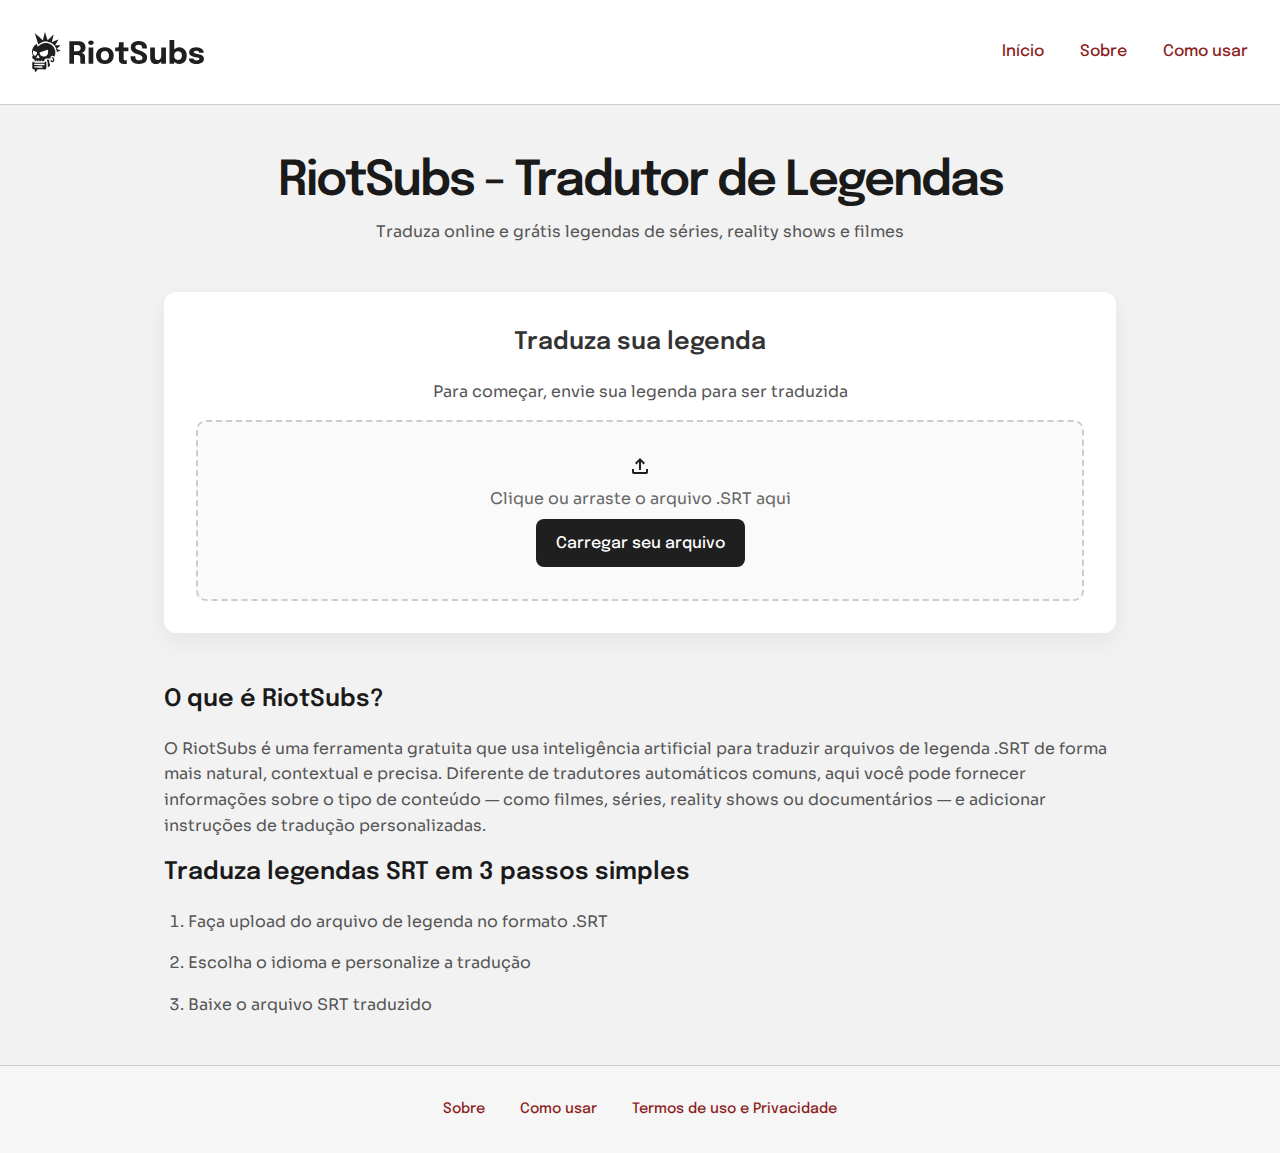
<file: index.html>
<!DOCTYPE html>
<html lang="pt-BR">
<head>
  <meta charset="UTF-8" />
  <meta name="viewport" content="width=device-width, initial-scale=1.0" />
  <meta name="description" content="Tradutor de legendas .SRT com inteligência artificial e contexto cultural. Tradução natural e personalizada online e gratuita." />
  <title>RiotSubs - Tradutor de Legendas</title>
  <link rel="stylesheet" href="style.css" />
  <link rel="stylesheet" href="home.css" />
  <link href="https://fonts.googleapis.com/css2?family=Epilogue:wght@400;500;700;800&display=swap" rel="stylesheet">
  <link href="https://fonts.googleapis.com/css2?family=Epilogue:wght@400;500;700;800&family=Sora:wght@300;400;500;600&display=swap" rel="stylesheet">
</head>
<body>
  <header>
    <a href="index.html" class="logo">
      <img src="assets/logoName.svg" alt="Logo RiotSubs"/>
    </a>
    <nav>
      <a href="index.html">Início</a>
      <a href="about.html">Sobre</a>
      <a href="faq.html">Como usar</a>
    </nav>
  </header>

  <main>
    <section class="hero">
      <h1>RiotSubs - Tradutor de Legendas</h1>
      <p>Traduza online e grátis legendas de séries, reality shows e filmes</p>
    </section>

    <!-- Etapa 1: Upload -->
    <section id="step-upload">
      <div class="upload-header">
        <h2>Traduza sua legenda</h2>
        <p>Para começar, envie sua legenda para ser traduzida</p>
      </div>

      <div class="drop-area" id="upload-box">
        <input type="file" id="file-upload" accept=".srt" hidden />
        <div class="drop-zone" id="drop-area">
          <img src="icon/upload.svg" alt="Upload"/>
          <p id="drop-message">Clique ou arraste o arquivo .SRT aqui</p>
          <button type="button" class="btn btn-primary" id="upload-btn">Carregar seu arquivo</button>
        </div>
      </div>

      <div id="file-info" class="hidden">
        <div class="file-card">
          <div class="file-left">
            <div class="file-icon">SRT</div>
            <div class="file-details">
              <p id="file-name" class="file-name">nome-do-arquivo.srt</p>
            </div>
          </div>
          <button id="replace-file" class="file-remove" title="Remover">
            <img src="icon/trash.svg" alt="Deletar">
          </button>
        </div>

        <button class="btn btn-primary" id="next-to-options">Continuar</button>
      </div>

    </section>

    <!-- Etapa 2: Opções -->
    <section id="step-options" class="hidden">
      <div class="back-button-wrapper">
        <button type="button" class="btn btn-secondary back-button" onclick="goBack()">
          <img src="icon/arrow-back.svg" alt="Voltar">
        </button>
        <h2>Personalize sua tradução</h2>
      </div>

      <form id="translate-form">
        <label for="lang">Traduzir para:</label>
        <p class="form-text-description">Escolha para qual idioma você deseja traduzir sua legenda.</p>
        <select id="lang" class="select" required>
          <option value="">Selecione um idioma</option>
          <option value="pt">Português</option>
          <option value="en">Inglês</option>
        </select>

        <label>Tipo de conteúdo (opcional):</label>
        <p class="form-text-description">Indique o tipo de mídia para uma tradução mais precisa no tom e no contexto.</p>
        <div class="media-buttons">
          <button type="button" data-type="Série" class="button">Série</button>
          <button type="button" data-type="Filme" class="button">Filme</button>
          <button type="button" data-type="Reality Show" class="button">Reality Show</button>
          <button type="button" data-type="Documentário" class="button">Documentário</button>
          <button type="button" data-type="Outro" class="button">Outro</button>
        </div>
        <input type="hidden" id="media-type" name="media-type" />

        <label for="instructions">Instruções adicionais (opcional):</label>
        <p class="form-text-description">Inclua observações importantes para adaptar o estilo da legenda, como: manter expressões locais, evitar gírias, usar tom formal etc.</p>
        <textarea id="instructions" class="textarea" placeholder="Ex: Mantenha o estilo e expressões idiomáticas"></textarea>

        <div class="translate-button">
          <button type="submit" class="btn btn-primary">Traduzir legenda</button>
        </div>
      </form>
    </section>

    <!-- Etapa 3: Progresso -->
    <section id="step-progress" class="hidden">
      <h2>Traduzindo...</h2>
      <div class="progress-bar">
        <div id="progress-fill" class="fill">0%</div>
      </div>
      <button id="cancel-progress" class="btn btn-secondary">Cancelar tradução</button>
    </section>

    <!-- Etapa 4: Final -->
    <section id="step-final" class="hidden">
      <h2>Tradução feita com sucesso!</h2>
      <p>Clique abaixo para baixar a legenda traduzida.</p>

      <div id="file-info" class="file-info-download">
        <div class="file-card">
          <div class="file-left">
            <div class="file-icon">SRT</div>
            <div class="file-details">
              <p id="file-name-final" class="file-name">nome-do-arquivo.srt</p>
            </div>
          </div>
          <a href="#" id="download-file" class="file-download" title="Baixar legenda traduzida">
            <img src="icon/download.svg" alt="Download">
          </a>
        </div>

        <button id="restart-process" class="btn btn-secondary">Traduzir nova legenda</button>
      </div>
    </section>

    <!-- Sobre -->
    <section>
      <div>
        <h2>O que é RiotSubs?</h2>
        <p>O RiotSubs é uma ferramenta gratuita que usa inteligência artificial para traduzir arquivos de legenda .SRT de forma mais natural, contextual e precisa. Diferente de tradutores automáticos comuns, aqui você pode fornecer informações sobre o tipo de conteúdo — como filmes, séries, reality shows ou documentários — e adicionar instruções de tradução personalizadas.</p>
      </div>
    </section>

    <section>
      <div>
        <h2>Traduza legendas SRT em 3 passos simples</h2>
        <ol class="step-list">
          <li>Faça upload do arquivo de legenda no formato .SRT</li>
          <li>Escolha o idioma e personalize a tradução</li>
          <li>Baixe o arquivo SRT traduzido</li>
        </ol>
      </div>
    </section>
  </main>

  <footer>
    <nav>
      <a href="about.html">Sobre</a>
      <a href="faq.html">Como usar</a>
      <a href="termos-e-privacidade.html">Termos de uso e Privacidade</a>
    </nav>
  </footer>

  <script>
    const fileUpload = document.getElementById("file-upload");
    const fileInfo = document.getElementById("file-info");
    const fileNameDisplay = document.getElementById("file-name");
    const nextToOptions = document.getElementById("next-to-options");
    const stepUpload = document.getElementById("step-upload");
    const stepOptions = document.getElementById("step-options");
    const stepProgress = document.getElementById("step-progress");
    const stepFinal = document.getElementById("step-final");
    const progressFill = document.getElementById("progress-fill");
    const uploadBtn = document.getElementById("upload-btn");
    const dropArea = document.getElementById("drop-area");

    const mediaButtons = document.querySelectorAll(".media-buttons button");
    const mediaTypeInput = document.getElementById("media-type");

    uploadBtn.addEventListener("click", () => {
      fileUpload.click();
    });

    fileUpload.addEventListener("change", () => {
      const file = fileUpload.files[0];
      if (file) {
        document.getElementById("upload-box").classList.add("hidden");
        fileInfo.classList.remove("hidden");

        // Atualiza nome e tamanho do arquivo
        document.getElementById("file-name").textContent = file.name;
      }
    });

    document.getElementById("replace-file").addEventListener("click", () => {
      fileUpload.value = "";
      fileInfo.classList.add("hidden");
      document.getElementById("upload-box").classList.remove("hidden");
    });


    document.getElementById("replace-file").addEventListener("click", () => {
      fileUpload.value = "";
      fileInfo.classList.add("hidden");
      fileNameDisplay.textContent = "";
      document.getElementById("upload-box").classList.remove("hidden"); // MOSTRA A ÁREA DE UPLOAD DE NOVO
    });

    ['dragenter', 'dragover'].forEach(eventName => {
      dropArea.addEventListener(eventName, e => {
        e.preventDefault();
        e.stopPropagation();
        dropArea.classList.add("dragover");
      });
    });

    ['dragleave', 'drop'].forEach(eventName => {
      dropArea.addEventListener(eventName, e => {
        e.preventDefault();
        e.stopPropagation();
        dropArea.classList.remove("dragover");
      });
    });

    dropArea.addEventListener("drop", e => {
      const dt = e.dataTransfer;
      const files = dt.files;

      if (files.length) {
        fileUpload.files = files;
        const file = files[0];
        fileInfo.classList.remove("hidden");
        fileNameDisplay.textContent = file.name;
        document.getElementById("file-name-final").textContent = file.name;
      }
    });

    nextToOptions.addEventListener("click", () => {
      stepUpload.classList.add("hidden");
      stepOptions.classList.remove("hidden");
    });

    mediaButtons.forEach(btn => {
      btn.addEventListener("click", () => {
        mediaButtons.forEach(b => b.classList.remove("selected"));
        btn.classList.add("selected");
        mediaTypeInput.value = btn.dataset.type;
      });
    });

    document.getElementById("translate-form").addEventListener("submit", e => {
      e.preventDefault();
      stepOptions.classList.add("hidden");
      stepProgress.classList.remove("hidden");

      let progress = 0;
      const interval = setInterval(() => {
        progress += 1;
        progressFill.style.width = progress + "%";
        progressFill.textContent = progress + "%";
        if (progress >= 100) {
          clearInterval(interval);
          stepProgress.classList.add("hidden");
          stepFinal.classList.remove("hidden");
        }
      }, 40);
    });

    document.getElementById("cancel-progress").addEventListener("click", () => {
      location.reload();
    });

    document.getElementById("restart-process").addEventListener("click", () => {
      location.reload();
    });

    function goBack() {
      stepOptions.classList.add("hidden");
      stepUpload.classList.remove("hidden");
    }
  </script>

</body>
</html>
</file>
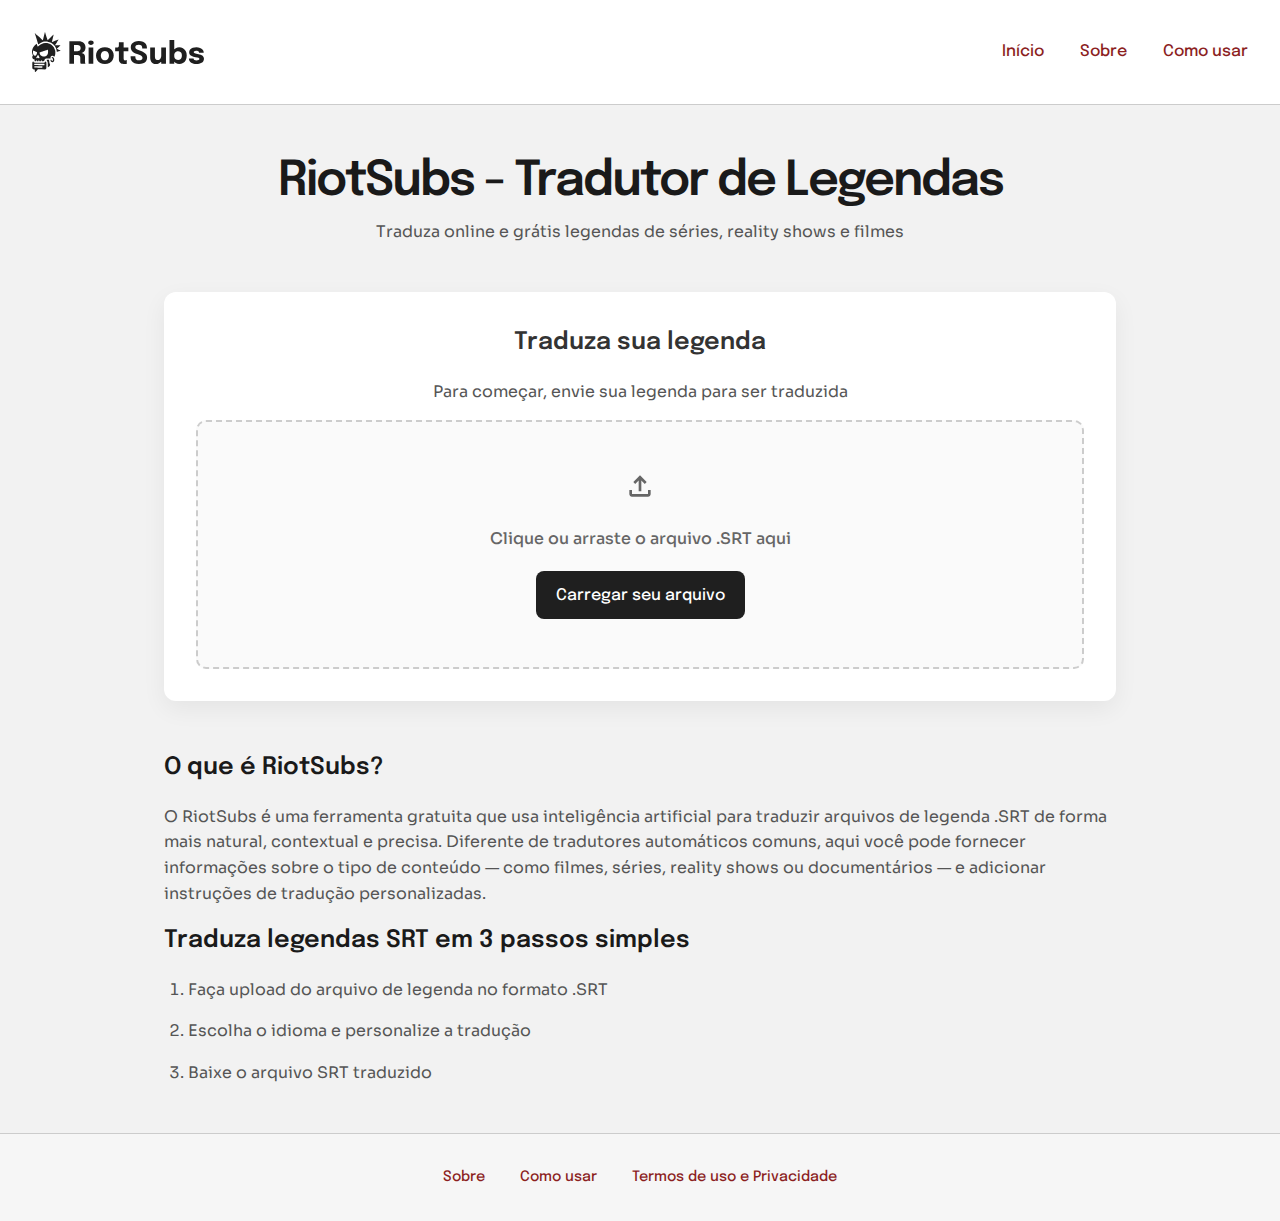
<file: templates/index.html>
<!DOCTYPE html>
<html lang="pt-BR">
<head>
  <meta charset="UTF-8" />
  <meta name="viewport" content="width=device-width, initial-scale=1.0" />
  <meta name="description" content="Tradutor de legendas .SRT com inteligência artificial e contexto cultural. Tradução natural e personalizada online e gratuita." />
  <title>RiotSubs - Tradutor de Legendas</title>
  <link rel="stylesheet" href="/static/css/style.css" />
  <link rel="stylesheet" href="/static/css/home.css" />
  <link href="https://fonts.googleapis.com/css2?family=Epilogue:wght@400;500;700;800&display=swap" rel="stylesheet">
  <link href="https://fonts.googleapis.com/css2?family=Sora:wght@300;400;500;600&display=swap" rel="stylesheet">
</head>
<body>
  <header>
    <a href="/" class="logo">
      <img src="/static/assets/logoName.svg" alt="Logo RiotSubs"/>
    </a>
    <nav>
      <a href="/">Início</a>
      <a href="/about">Sobre</a>
      <a href="/faq">Como usar</a>
    </nav>
  </header>

  <main>
    <section class="hero">
      <h1>RiotSubs - Tradutor de Legendas</h1>
      <p>Traduza online e grátis legendas de séries, reality shows e filmes</p>
    </section>

    <!-- Etapa 1: Upload -->
    <section id="step-upload">
      <div class="upload-header">
        <h2>Traduza sua legenda</h2>
        <p>Para começar, envie sua legenda para ser traduzida</p>
      </div>

      <div class="drop-area" id="upload-box">
        <input type="file" id="file-upload" accept=".srt" hidden />
        <div class="drop-zone" id="drop-area">
          <img src="/static/icons/upload.svg" alt="Upload"/>
          <p id="drop-message">Clique ou arraste o arquivo .SRT aqui</p>
          <button type="button" class="btn btn-primary" id="upload-btn">Carregar seu arquivo</button>
        </div>
      </div>

      <div id="file-info" class="hidden">
        <div class="file-card">
          <div class="file-left">
            <div class="file-icon">SRT</div>
            <div class="file-details">
              <p id="file-name" class="file-name">nome-do-arquivo.srt</p>
            </div>
          </div>
          <button id="replace-file" class="file-remove" title="Remover">
            <img src="/static/icons/trash.svg" alt="Deletar">
          </button>
        </div>

        <button class="btn btn-primary" id="next-to-options">Continuar</button>
      </div>
    </section>

    <!-- Etapa 2: Opções -->
    <section id="step-options" class="hidden">
      <div class="back-button-wrapper">
        <button type="button" class="btn btn-secondary back-button" onclick="goBack()">
          <img src="/static/icons/arrow-back.svg" alt="Voltar">
        </button>
        <h2>Personalize sua tradução</h2>
      </div>

      <form id="translate-form">
        <div>
          <label for="lang">Traduzir para:</label>
          <p class="form-text-description">Escolha para qual idioma você deseja traduzir sua legenda.</p>
          <select id="lang" class="select" required>
            <option value="">Selecione um idioma</option>
            <option value="pt">Português</option>
            <option value="en">Inglês</option>
          </select>
        </div>

        <div>
          <label>Tipo de conteúdo (opcional):</label>
          <p class="form-text-description">Indique o tipo de mídia para uma tradução mais precisa no tom e no contexto.</p>
          <div class="media-buttons">
            <button type="button" data-type="Série" class="button">Série</button>
            <button type="button" data-type="Filme" class="button">Filme</button>
            <button type="button" data-type="Reality Show" class="button">Reality Show</button>
            <button type="button" data-type="Documentário" class="button">Documentário</button>
            <button type="button" data-type="Outro" class="button">Outro</button>
          </div>
          <input type="hidden" id="media-type" name="media-type" />
        </div>

        <div>
          <label for="instructions">Instruções adicionais (opcional):</label>
          <p class="form-text-description">Inclua observações importantes para adaptar o estilo da legenda, como: manter expressões locais, evitar gírias, usar tom formal etc.</p>
          <textarea id="instructions" class="textarea" placeholder="Ex: Mantenha o estilo e expressões idiomáticas"></textarea>
        </div>

        <div class="translate-button">
          <button type="submit" class="btn btn-primary">Traduzir legenda</button>
        </div>
      </form>
    </section>

    <!-- Etapa 3: Progresso -->
    <section id="step-progress" class="hidden">
      <h2>Traduzindo...</h2>
      <div class="progress-bar">
        <div id="progress-fill" class="fill">0%</div>
      </div>
      <button id="cancel-progress" class="btn btn-secondary">Cancelar tradução</button>
    </section>

    <!-- Etapa 4: Final -->
    <section id="step-final" class="hidden">
      <h2>Tradução feita com sucesso!</h2>
      <p>Clique abaixo para baixar a legenda traduzida.</p>

      <div class="file-info-download">
        <div class="file-card">
          <div class="file-left">
            <div class="file-icon">SRT</div>
            <div class="file-details">
              <p id="file-name-final" class="file-name">nome-do-arquivo.srt</p>
            </div>
          </div>
          <div class="file-actions">
            <a id="download-link" class="hidden btn-download" download>
              <img src="/static/icons/download.svg" alt="Download">
            </a>
          </div>
        </div>
        <button id="restart-process" class="btn btn-secondary">Traduzir nova legenda</button>
      </div>
    </section>

    <!-- Sobre -->
    <section>
      <div>
        <h2>O que é RiotSubs?</h2>
        <p>O RiotSubs é uma ferramenta gratuita que usa inteligência artificial para traduzir arquivos de legenda .SRT de forma mais natural, contextual e precisa. Diferente de tradutores automáticos comuns, aqui você pode fornecer informações sobre o tipo de conteúdo — como filmes, séries, reality shows ou documentários — e adicionar instruções de tradução personalizadas.</p>
      </div>
    </section>

    <section>
      <div>
        <h2>Traduza legendas SRT em 3 passos simples</h2>
        <ol class="step-list">
          <li>Faça upload do arquivo de legenda no formato .SRT</li>
          <li>Escolha o idioma e personalize a tradução</li>
          <li>Baixe o arquivo SRT traduzido</li>
        </ol>
      </div>
    </section>
  </main>

  <footer>
    <nav>
      <a href="/about">Sobre</a>
      <a href="/faq">Como usar</a>
      <a href="/termos-e-privacidade">Termos de uso e Privacidade</a>
    </nav>
  </footer>

  <script type="module" src="/static/js/main.js"></script>
</body>
</html>
</file>
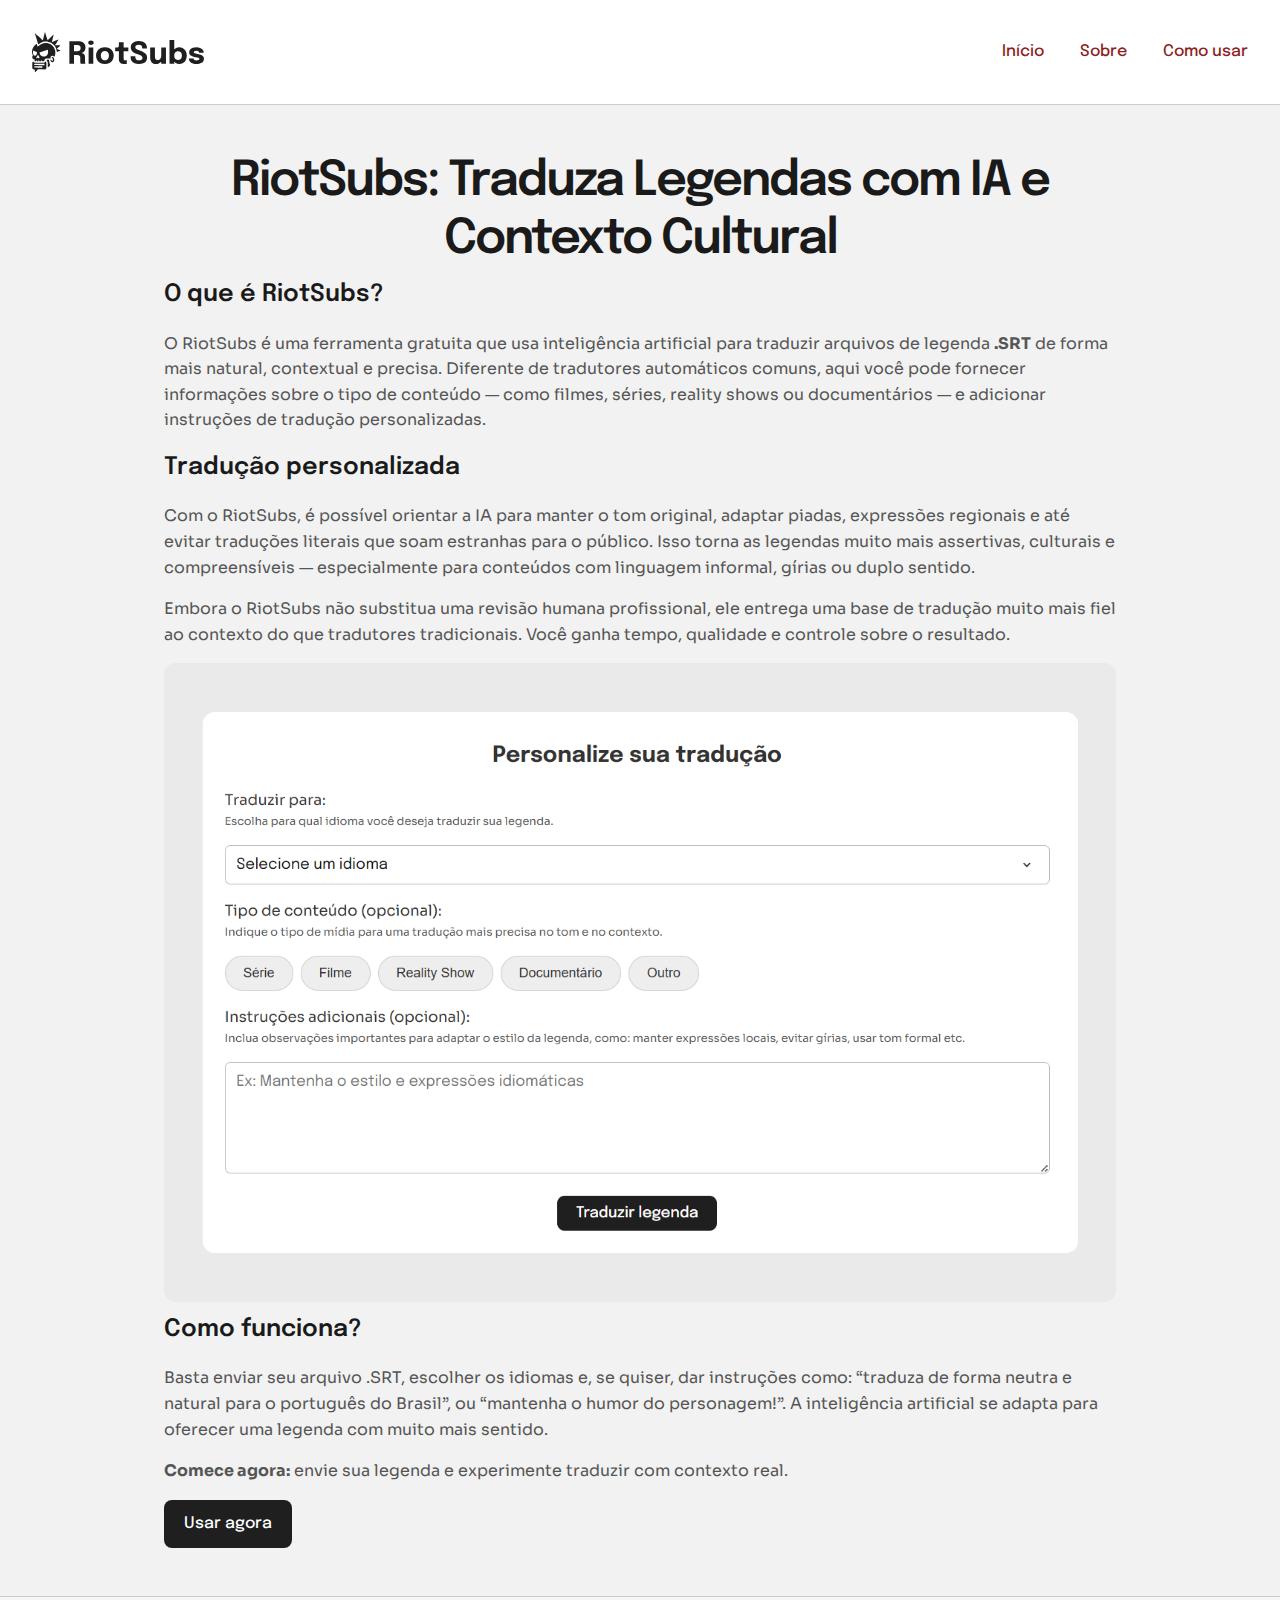
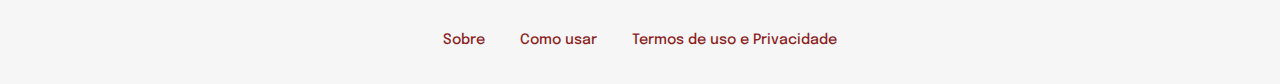
<file: about.html>
<!DOCTYPE html>
<html lang="pt-BR">
<head>
  <meta charset="UTF-8" />
  <meta name="viewport" content="width=device-width, initial-scale=1.0" />
  <meta name="description" content="Saiba mais sobre o RiotSubs — uma ferramenta gratuita de tradução de legendas com inteligência artificial e contexto cultural." />
  <title>Sobre o RiotSubs - Tradutor de Legendas com IA</title>
  <link rel="stylesheet" href="style.css" />
  <link rel="stylesheet" href="about.css" />
  <link href="https://fonts.googleapis.com/css2?family=Epilogue:wght@400;500;700;800&display=swap" rel="stylesheet">
  <link href="https://fonts.googleapis.com/css2?family=Epilogue:wght@400;500;700;800&family=Sora:wght@300;400;500;600&display=swap" rel="stylesheet">
</head>
<body>
  <header>
    <a href="index.html" class="logo">
      <img src="assets\logoName.svg" alt="Logo RiotSubs"/>
    </a>
    <nav>
      <a href="index.html">Início</a>
      <a href="about.html">Sobre</a>
      <a href="faq.html">Como usar</a>
    </nav>
  </header>

  <main>
    <section class="hero">
      <h1>RiotSubs: Traduza Legendas com IA e Contexto Cultural</h1>
    </section>

    <section>
      <div>
        <h2>O que é RiotSubs?</h2>
        <p>
          O RiotSubs é uma ferramenta gratuita que usa inteligência artificial para traduzir arquivos de legenda <strong>.SRT</strong> de forma mais natural, contextual e precisa. Diferente de tradutores automáticos comuns, aqui você pode fornecer informações sobre o tipo de conteúdo — como filmes, séries, reality shows ou documentários — e adicionar instruções de tradução personalizadas.
        </p>
      </div>
    </section>

    <section>
      <div>
        <h2>Tradução personalizada</h2>
        <p>
          Com o RiotSubs, é possível orientar a IA para manter o tom original, adaptar piadas, expressões regionais e até evitar traduções literais que soam estranhas para o público. Isso torna as legendas muito mais assertivas, culturais e compreensíveis — especialmente para conteúdos com linguagem informal, gírias ou duplo sentido.
        </p>
        <p>
          Embora o RiotSubs não substitua uma revisão humana profissional, ele entrega uma base de tradução muito mais fiel ao contexto do que tradutores tradicionais. Você ganha tempo, qualidade e controle sobre o resultado.
        </p>
      </div>
      <div class="image-placeholder">
        <img src="assets/customizationImage.png" alt="Tradução personalizada com IA" class="illustration-image" />
      </div>
    </section>

    <section>
      <div>
        <h2>Como funciona?</h2>
        <p>
          Basta enviar seu arquivo .SRT, escolher os idiomas e, se quiser, dar instruções como: “traduza de forma neutra e natural para o português do Brasil”, ou “mantenha o humor do personagem!”. A inteligência artificial se adapta para oferecer uma legenda com muito mais sentido.
        </p>
        <p><strong>Comece agora:</strong> envie sua legenda e experimente traduzir com contexto real.</p>
        <a href="index.html" class="btn btn-primary">Usar agora</a>
      </div>
    </section>
  </main>

  <footer>
        <nav>
            <a href="about.html">Sobre</a>
            <a href="faq.html">Como usar</a>
            <a href="termos-e-privacidade.html">Termos de uso e Privacidade</a>
        </nav>
    </footer>

</body>
</html>
</file>
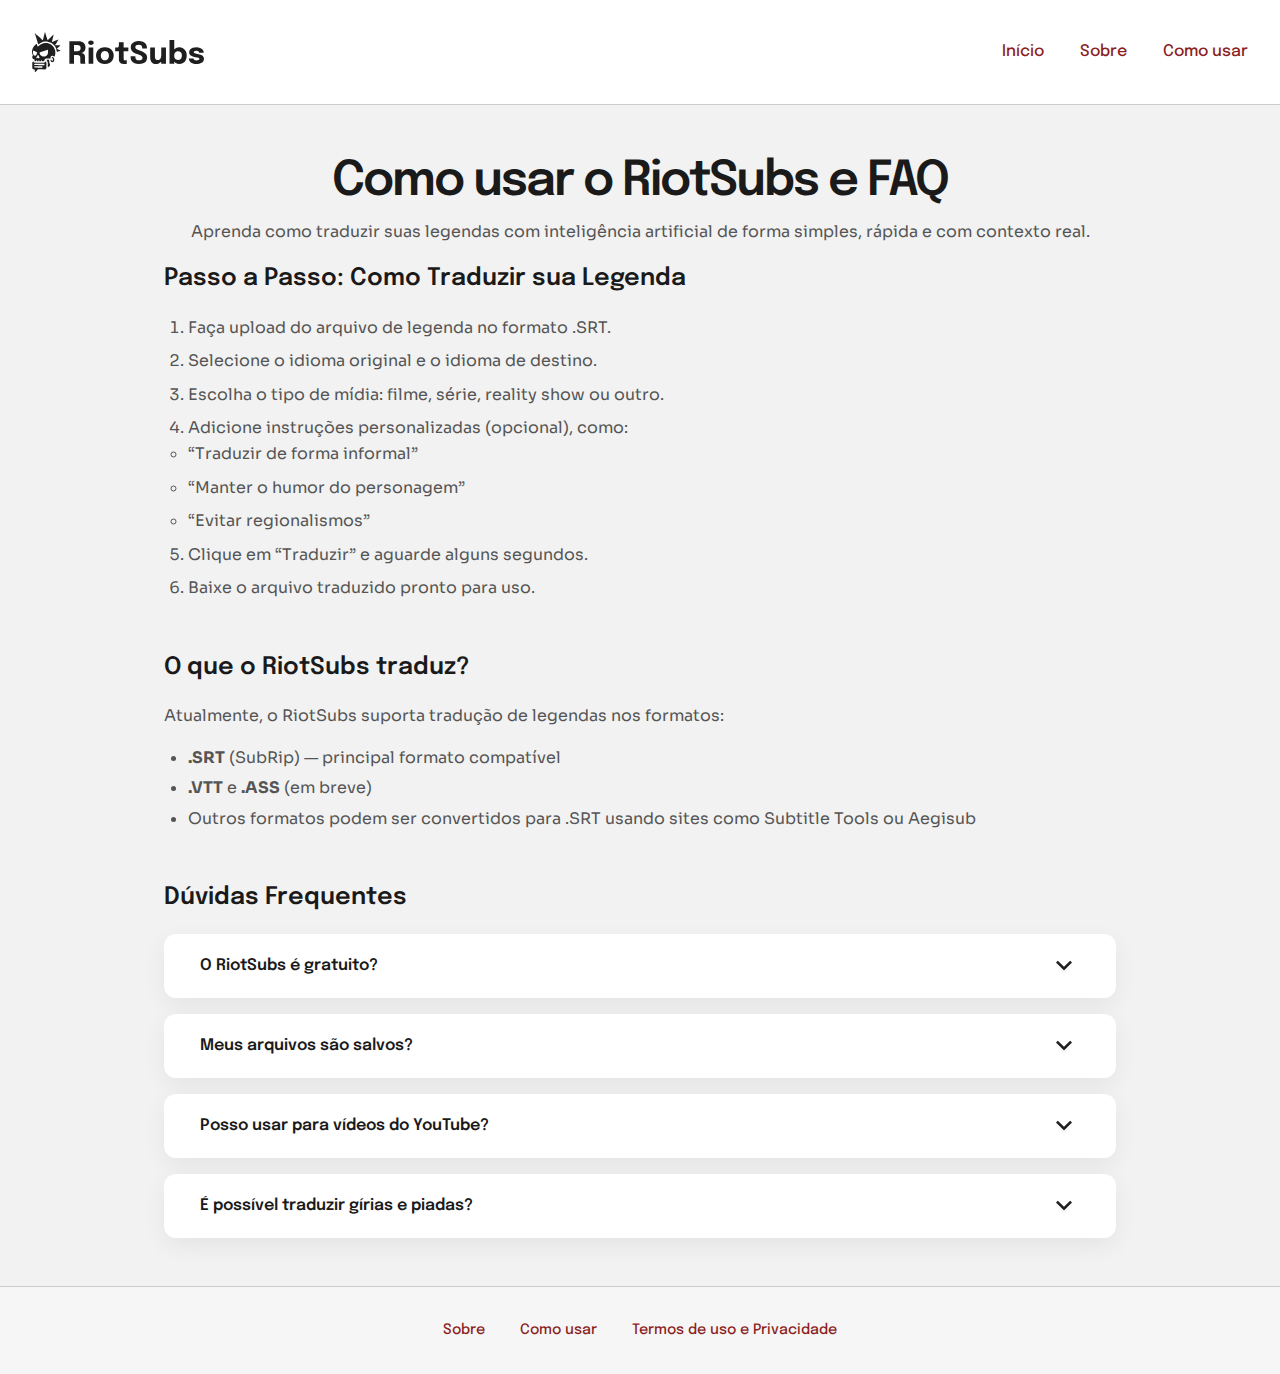
<file: faq.html>
<!DOCTYPE html>
<html lang="pt-BR">
<head>
  <meta charset="UTF-8" />
  <meta name="viewport" content="width=device-width, initial-scale=1.0" />
  <meta name="description" content="Aprenda como usar o RiotSubs para traduzir legendas .SRT com IA de forma fácil e personalizada. Veja o passo a passo, formatos suportados e exemplos.">
  <title>Como usar o RiotSubs - Guia e FAQ</title>
  <link rel="stylesheet" href="style.css" />
  <link rel="stylesheet" href="faq.css" />
  <link href="https://fonts.googleapis.com/css2?family=Epilogue:wght@400;500;700;800&display=swap" rel="stylesheet">
  <link href="https://fonts.googleapis.com/css2?family=Sora:wght@300;400;500;600&display=swap" rel="stylesheet">
</head>
<body>
  <header class="header">
    <a href="index.html" class="logo">
      <img src="assets/logoName.svg" alt="Logo RiotSubs" />
    </a>
    <nav class="nav">
      <a href="index.html">Início</a>
      <a href="about.html">Sobre</a>
      <a href="faq.html" class="active">Como usar</a>
    </nav>
  </header>

  <main class="container">
    <section class="hero center-text">
      <h1 class="title-lg">Como usar o RiotSubs e FAQ</h1>
      <p class="subtitle">Aprenda como traduzir suas legendas com inteligência artificial de forma simples, rápida e com contexto real.</p>
    </section>

    <section class="content-section">
      <h2 class="section-title">Passo a Passo: Como Traduzir sua Legenda</h2>
      <ol class="step-list">
        <li>Faça upload do arquivo de legenda no formato .SRT.</li>
        <li>Selecione o idioma original e o idioma de destino.</li>
        <li>Escolha o tipo de mídia: filme, série, reality show ou outro.</li>
        <li>Adicione instruções personalizadas (opcional), como:
          <ul>
            <li>“Traduzir de forma informal”</li>
            <li>“Manter o humor do personagem”</li>
            <li>“Evitar regionalismos”</li>
          </ul>
        </li>
        <li>Clique em “Traduzir” e aguarde alguns segundos.</li>
        <li>Baixe o arquivo traduzido pronto para uso.</li>
      </ol>
    </section>

    <section class="content-section">
      <h2 class="section-title">O que o RiotSubs traduz?</h2>
      <p>Atualmente, o RiotSubs suporta tradução de legendas nos formatos:</p>
      <ul class="bullet-list">
        <li><strong>.SRT</strong> (SubRip) — principal formato compatível</li>
        <li><strong>.VTT</strong> e <strong>.ASS</strong> (em breve)</li>
        <li>Outros formatos podem ser convertidos para .SRT usando sites como Subtitle Tools ou Aegisub</li>
      </ul>
    </section>

    <section class="content-section">
      <h2 class="section-title">Dúvidas Frequentes</h2>

      <details class="faq-item">
        <summary>O RiotSubs é gratuito?</summary>
        <p>Sim, o uso é 100% gratuito.</p>
      </details>

      <details class="faq-item">
        <summary>Meus arquivos são salvos?</summary>
        <p>Não. Seus arquivos não são armazenados em nossos servidores. O processamento é temporário e seguro.</p>
      </details>

      <details class="faq-item">
        <summary>Posso usar para vídeos do YouTube?</summary>
        <p>Sim! Você pode traduzir legendas para vídeos autorais e exportá-las no formato SRT.</p>
      </details>

      <details class="faq-item">
        <summary>É possível traduzir gírias e piadas?</summary>
        <p>Sim! Basta usar as instruções personalizadas para adaptar o tom ou expressões culturais.</p>
      </details>
    </section>
  </main>

  <footer class="footer">
    <nav>
      <a href="about.html">Sobre</a>
      <a href="faq.html">Como usar</a>
      <a href="termos-e-privacidade.html">Termos de uso e Privacidade</a>
    </nav>
  </footer>
</body>
</html>
</file>
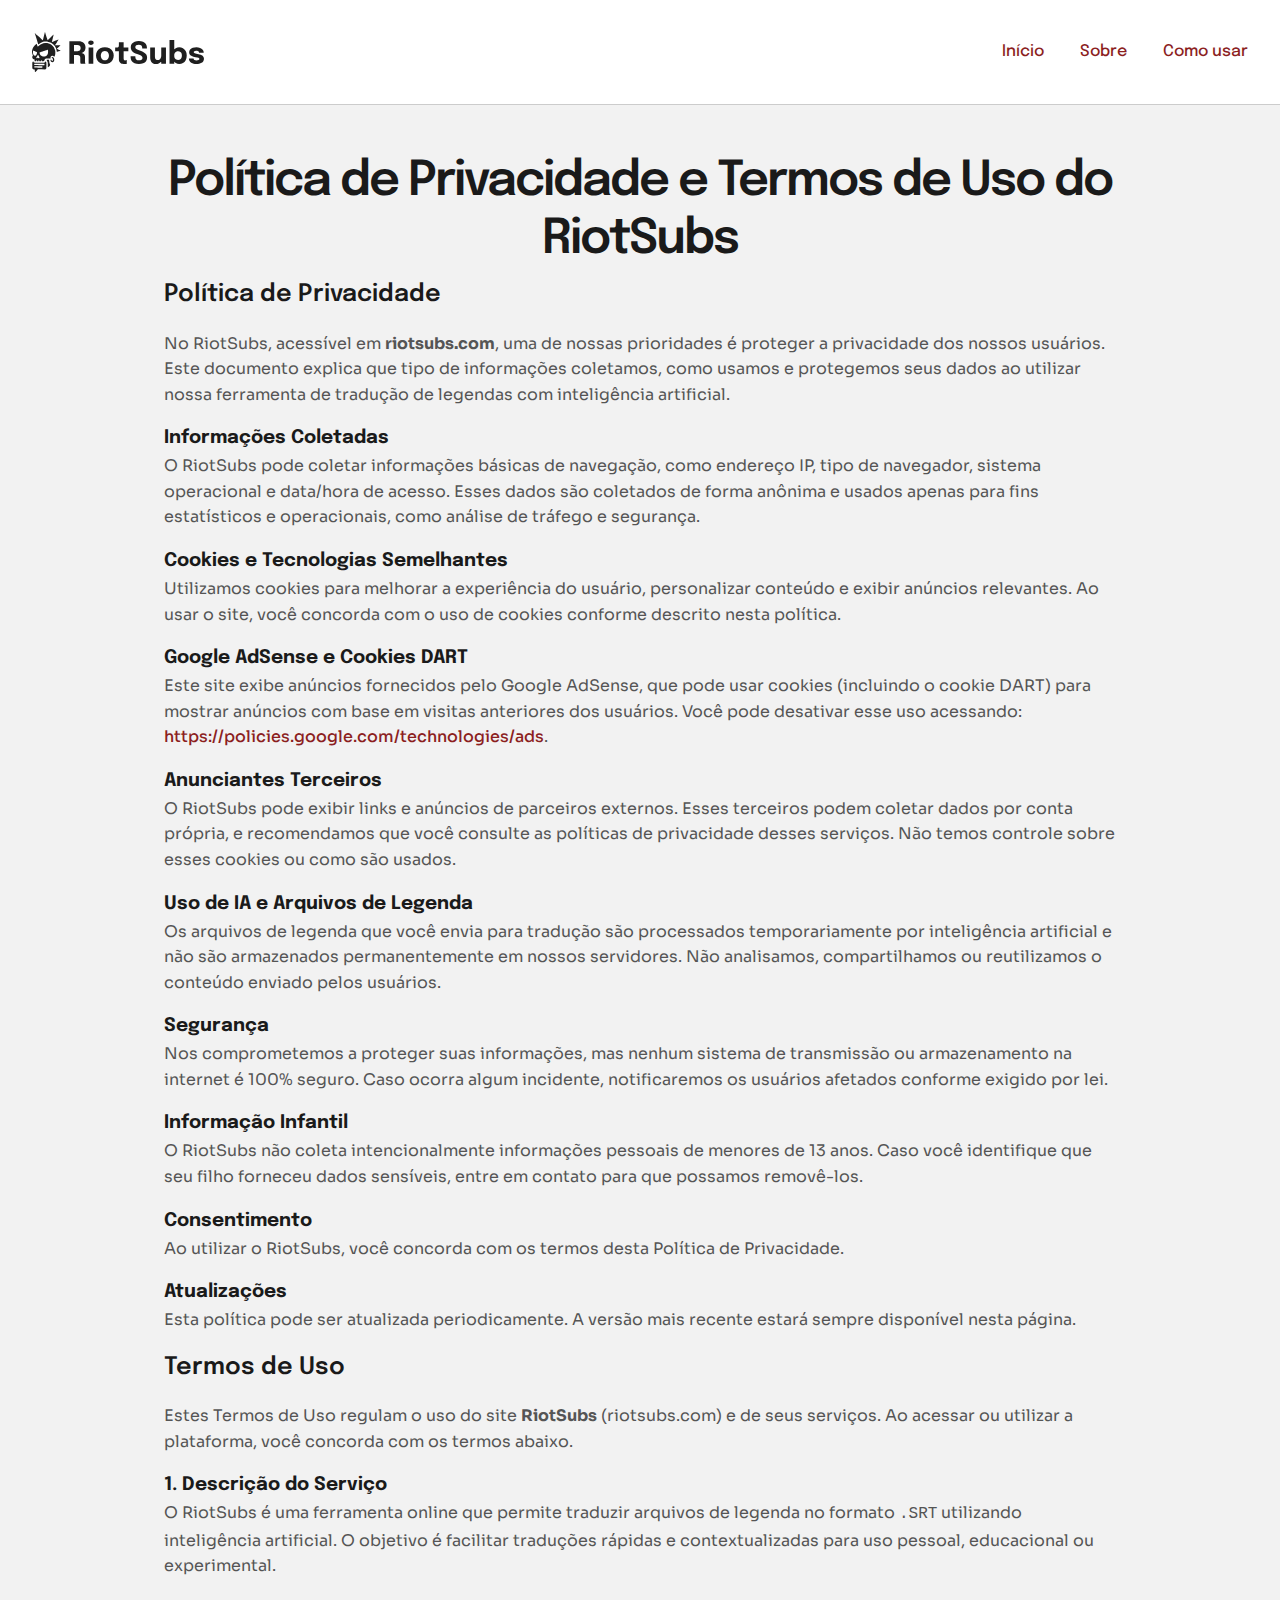
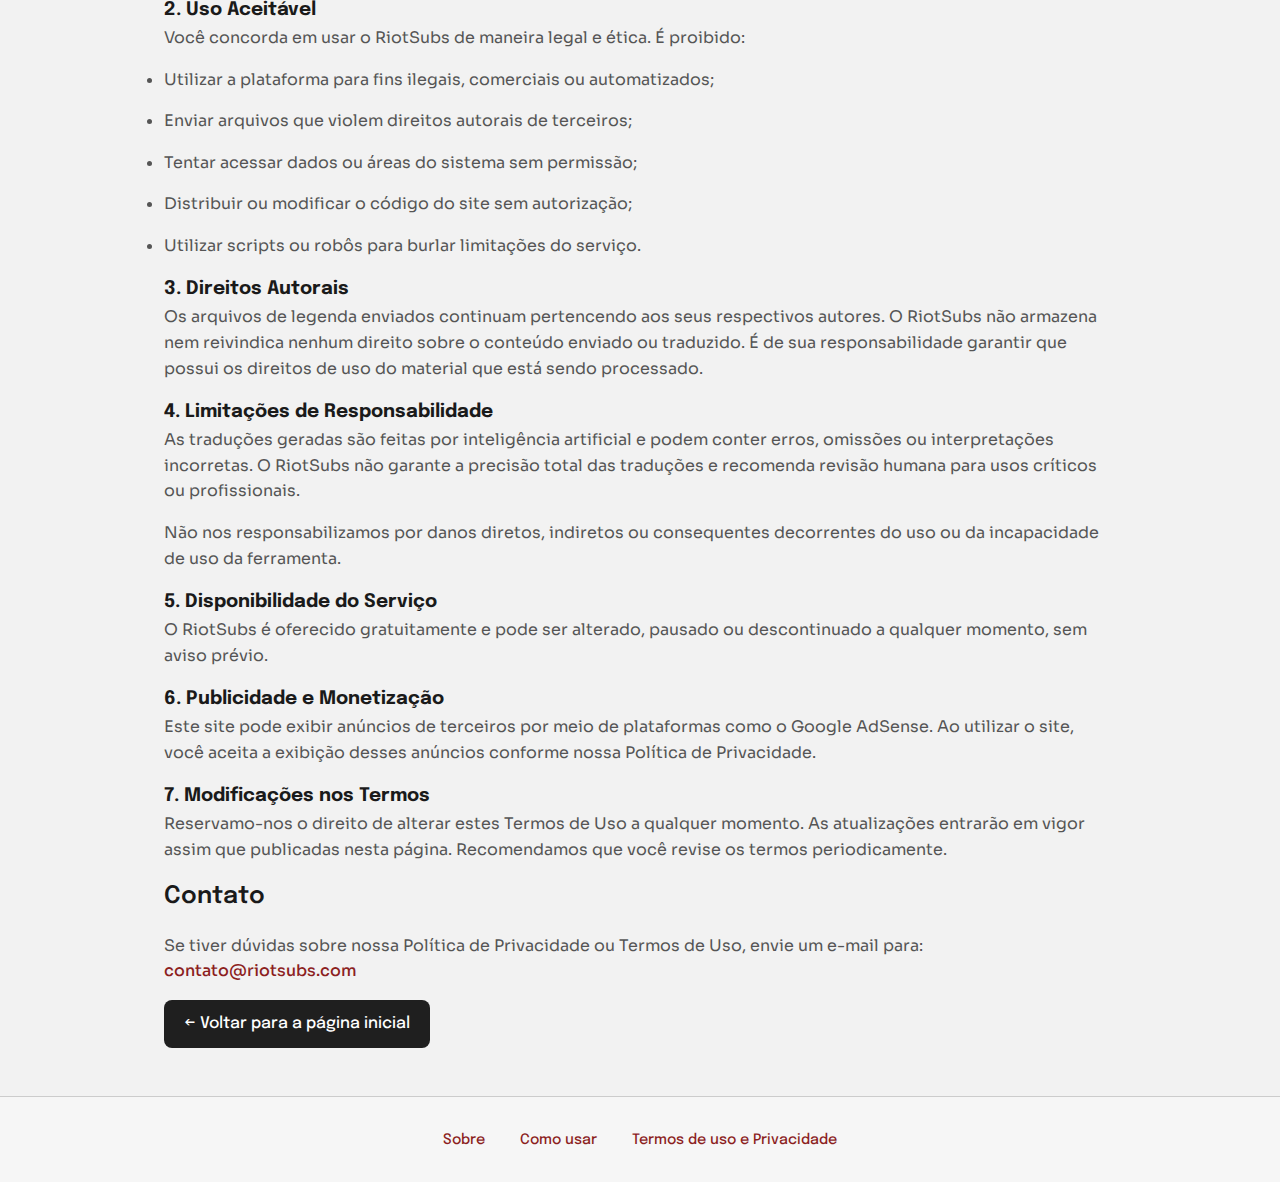
<file: termos-e-privacidade.html>
<!DOCTYPE html>
<html lang="pt-BR">
<head>
  <meta charset="UTF-8" />
  <meta name="viewport" content="width=device-width, initial-scale=1.0" />
  <meta name="description" content="Política de Privacidade e termos de uso do RiotSubs — Saiba como coletamos, usamos e protegemos suas informações ao usar nossa ferramenta de tradução de legendas com inteligência artificial." />
  <title>Política de Privacidade e Termos de Uso - RiotSubs</title>
  <link rel="stylesheet" href="style.css" />
  <link href="https://fonts.googleapis.com/css2?family=Epilogue:wght@400;500;700;800&display=swap" rel="stylesheet">
  <link href="https://fonts.googleapis.com/css2?family=Epilogue:wght@400;500;700;800&family=Sora:wght@300;400;500;600&display=swap" rel="stylesheet">
</head>
<body>
  <header>
    <a href="index.html" class="logo">
      <img src="assets\logoName.svg" alt="Logo RiotSubs"/>
    </a>
    <nav>
      <a href="index.html">Início</a>
      <a href="about.html">Sobre</a>
      <a href="faq.html">Como usar</a>
    </nav>
  </header>

  <main>
    <section class="hero">
      <h1>Política de Privacidade e Termos de Uso do RiotSubs</h1>
    </section>

    <section>
      <h2>Política de Privacidade</h2>

      <p>No RiotSubs, acessível em <strong>riotsubs.com</strong>, uma de nossas prioridades é proteger a privacidade dos nossos usuários. Este documento explica que tipo de informações coletamos, como usamos e protegemos seus dados ao utilizar nossa ferramenta de tradução de legendas com inteligência artificial.</p>

      <h3>Informações Coletadas</h3>
      <p>O RiotSubs pode coletar informações básicas de navegação, como endereço IP, tipo de navegador, sistema operacional e data/hora de acesso. Esses dados são coletados de forma anônima e usados apenas para fins estatísticos e operacionais, como análise de tráfego e segurança.</p>

      <h3>Cookies e Tecnologias Semelhantes</h3>
      <p>Utilizamos cookies para melhorar a experiência do usuário, personalizar conteúdo e exibir anúncios relevantes. Ao usar o site, você concorda com o uso de cookies conforme descrito nesta política.</p>

      <h3>Google AdSense e Cookies DART</h3>
      <p>Este site exibe anúncios fornecidos pelo Google AdSense, que pode usar cookies (incluindo o cookie DART) para mostrar anúncios com base em visitas anteriores dos usuários. Você pode desativar esse uso acessando: <a href="https://policies.google.com/technologies/ads" target="_blank" rel="noopener noreferrer">https://policies.google.com/technologies/ads</a>.</p>

      <h3>Anunciantes Terceiros</h3>
      <p>O RiotSubs pode exibir links e anúncios de parceiros externos. Esses terceiros podem coletar dados por conta própria, e recomendamos que você consulte as políticas de privacidade desses serviços. Não temos controle sobre esses cookies ou como são usados.</p>

      <h3>Uso de IA e Arquivos de Legenda</h3>
      <p>Os arquivos de legenda que você envia para tradução são processados temporariamente por inteligência artificial e não são armazenados permanentemente em nossos servidores. Não analisamos, compartilhamos ou reutilizamos o conteúdo enviado pelos usuários.</p>

      <h3>Segurança</h3>
      <p>Nos comprometemos a proteger suas informações, mas nenhum sistema de transmissão ou armazenamento na internet é 100% seguro. Caso ocorra algum incidente, notificaremos os usuários afetados conforme exigido por lei.</p>

      <h3>Informação Infantil</h3>
      <p>O RiotSubs não coleta intencionalmente informações pessoais de menores de 13 anos. Caso você identifique que seu filho forneceu dados sensíveis, entre em contato para que possamos removê-los.</p>

      <h3>Consentimento</h3>
      <p>Ao utilizar o RiotSubs, você concorda com os termos desta Política de Privacidade.</p>

      <h3>Atualizações</h3>
      <p>Esta política pode ser atualizada periodicamente. A versão mais recente estará sempre disponível nesta página.</p>
    </section>

    <section>
      <h2>Termos de Uso</h2>

      <p>Estes Termos de Uso regulam o uso do site <strong>RiotSubs</strong> (riotsubs.com) e de seus serviços. Ao acessar ou utilizar a plataforma, você concorda com os termos abaixo.</p>

      <h3>1. Descrição do Serviço</h3>
      <p>O RiotSubs é uma ferramenta online que permite traduzir arquivos de legenda no formato <code>.SRT</code> utilizando inteligência artificial. O objetivo é facilitar traduções rápidas e contextualizadas para uso pessoal, educacional ou experimental.</p>

      <h3>2. Uso Aceitável</h3>
      <p>Você concorda em usar o RiotSubs de maneira legal e ética. É proibido:</p>
      <ul>
        <li>Utilizar a plataforma para fins ilegais, comerciais ou automatizados;</li>
        <li>Enviar arquivos que violem direitos autorais de terceiros;</li>
        <li>Tentar acessar dados ou áreas do sistema sem permissão;</li>
        <li>Distribuir ou modificar o código do site sem autorização;</li>
        <li>Utilizar scripts ou robôs para burlar limitações do serviço.</li>
      </ul>

      <h3>3. Direitos Autorais</h3>
      <p>Os arquivos de legenda enviados continuam pertencendo aos seus respectivos autores. O RiotSubs não armazena nem reivindica nenhum direito sobre o conteúdo enviado ou traduzido. É de sua responsabilidade garantir que possui os direitos de uso do material que está sendo processado.</p>

      <h3>4. Limitações de Responsabilidade</h3>
      <p>As traduções geradas são feitas por inteligência artificial e podem conter erros, omissões ou interpretações incorretas. O RiotSubs não garante a precisão total das traduções e recomenda revisão humana para usos críticos ou profissionais.</p>
      <p>Não nos responsabilizamos por danos diretos, indiretos ou consequentes decorrentes do uso ou da incapacidade de uso da ferramenta.</p>

      <h3>5. Disponibilidade do Serviço</h3>
      <p>O RiotSubs é oferecido gratuitamente e pode ser alterado, pausado ou descontinuado a qualquer momento, sem aviso prévio.</p>

      <h3>6. Publicidade e Monetização</h3>
      <p>Este site pode exibir anúncios de terceiros por meio de plataformas como o Google AdSense. Ao utilizar o site, você aceita a exibição desses anúncios conforme nossa Política de Privacidade.</p>

      <h3>7. Modificações nos Termos</h3>
      <p>Reservamo-nos o direito de alterar estes Termos de Uso a qualquer momento. As atualizações entrarão em vigor assim que publicadas nesta página. Recomendamos que você revise os termos periodicamente.</p>
    </section>

    <section>
      <h2>Contato</h2>
      <p>Se tiver dúvidas sobre nossa Política de Privacidade ou Termos de Uso, envie um e-mail para: <a href="mailto:contato@riotsubs.com">contato@riotsubs.com</a></p>
      <a href="index.html" class="btn btn-primary">← Voltar para a página inicial</a>
    </section>
  </main>

  <footer>
        <nav>
            <a href="about.html">Sobre</a>
            <a href="faq.html">Como usar</a>
            <a href="termos-e-privacidade.html">Termos de uso e Privacidade</a>
        </nav>
    </footer>

</body>
</html>
</file>
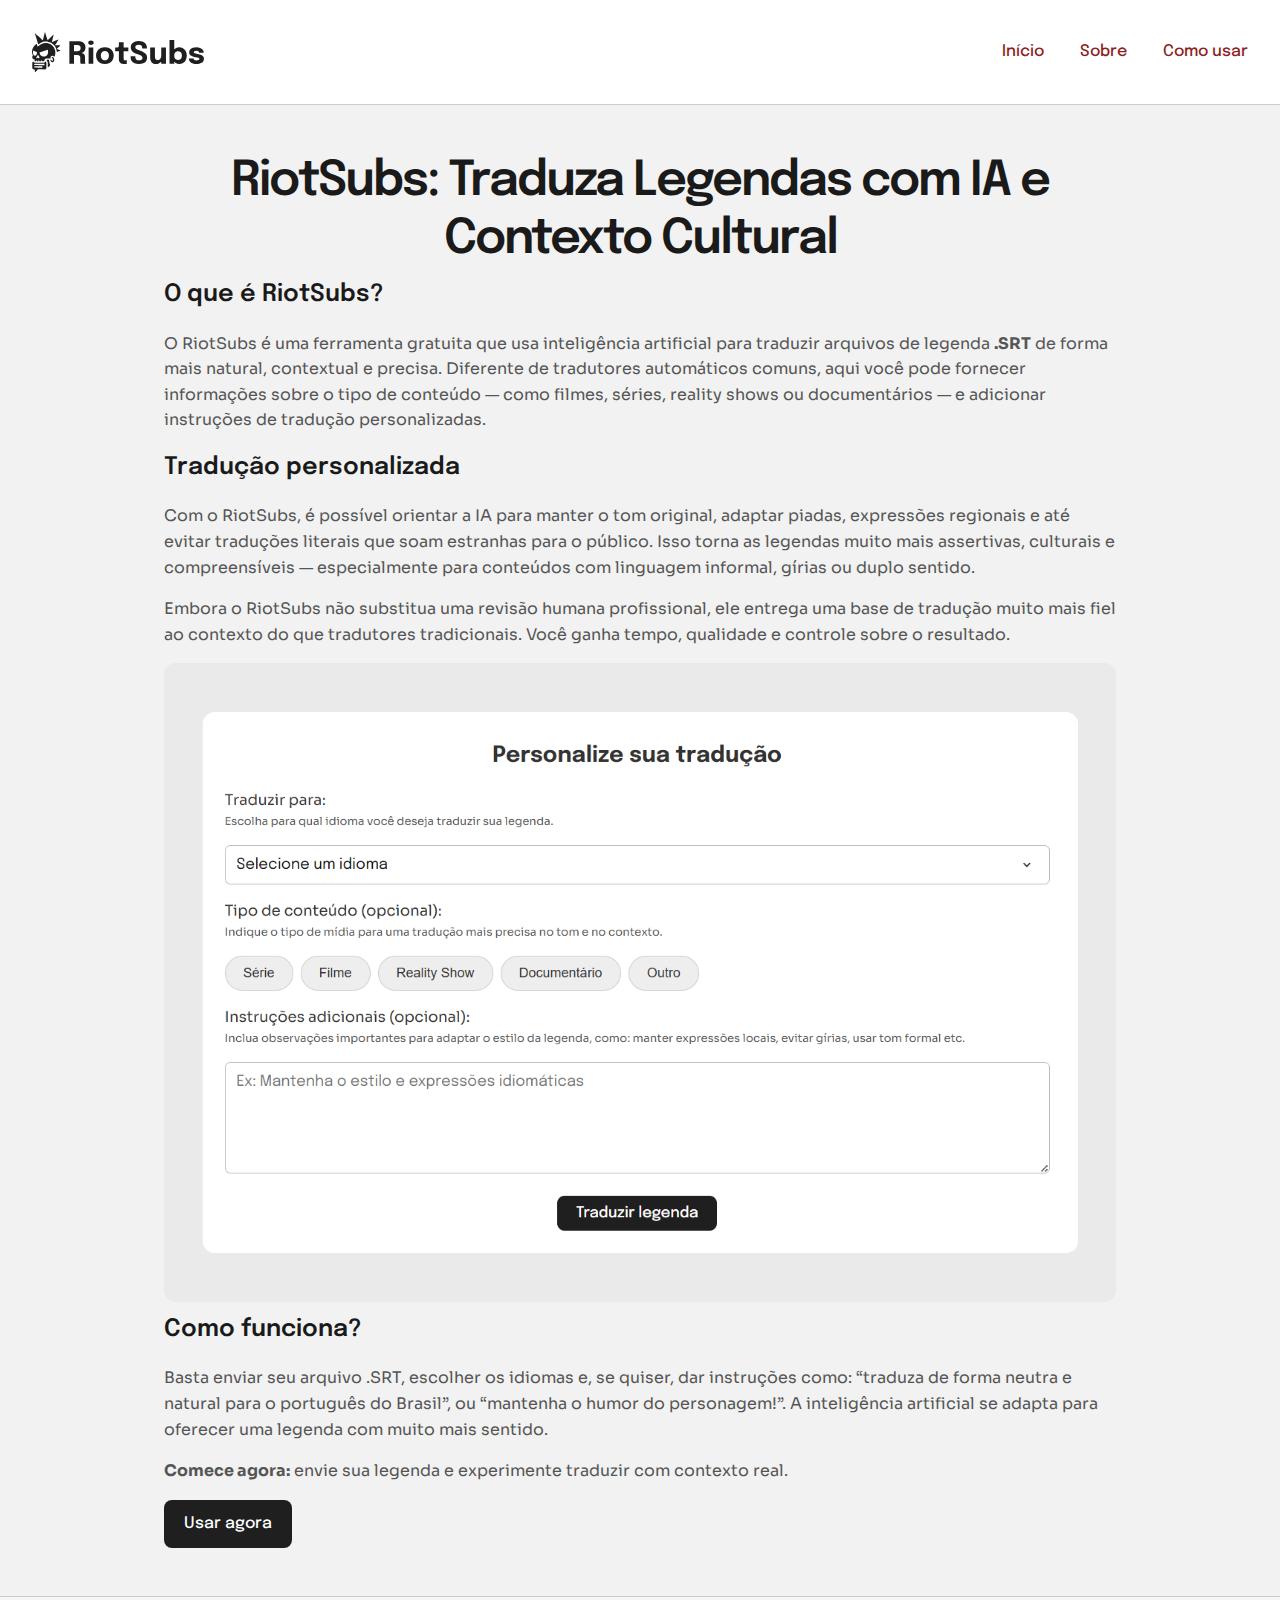
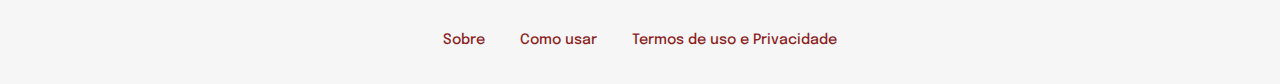
<file: templates/about.html>
<!DOCTYPE html>
<html lang="pt-BR">
<head>
  <meta charset="UTF-8" />
  <meta name="viewport" content="width=device-width, initial-scale=1.0" />
  <meta name="description" content="Saiba mais sobre o RiotSubs — uma ferramenta gratuita de tradução de legendas com inteligência artificial e contexto cultural." />
  <title>Sobre o RiotSubs - Tradutor de Legendas com IA</title>
  <link rel="stylesheet" href="/static/css/style.css" />
  <link rel="stylesheet" href="/static/css/about.css" />
  <link href="https://fonts.googleapis.com/css2?family=Epilogue:wght@400;500;700;800&display=swap" rel="stylesheet">
  <link href="https://fonts.googleapis.com/css2?family=Epilogue:wght@400;500;700;800&family=Sora:wght@300;400;500;600&display=swap" rel="stylesheet">
</head>
<body>
  <header>
    <a href="index.html" class="logo">
      <img src="/static/assets/logoName.svg" alt="Logo RiotSubs"/>
    </a>
    <nav>
      <a href="index.html">Início</a>
      <a href="about.html">Sobre</a>
      <a href="faq.html">Como usar</a>
    </nav>
  </header>

  <main>
    <section class="hero">
      <h1>RiotSubs: Traduza Legendas com IA e Contexto Cultural</h1>
    </section>

    <section>
      <div>
        <h2>O que é RiotSubs?</h2>
        <p>
          O RiotSubs é uma ferramenta gratuita que usa inteligência artificial para traduzir arquivos de legenda <strong>.SRT</strong> de forma mais natural, contextual e precisa. Diferente de tradutores automáticos comuns, aqui você pode fornecer informações sobre o tipo de conteúdo — como filmes, séries, reality shows ou documentários — e adicionar instruções de tradução personalizadas.
        </p>
      </div>
    </section>

    <section>
      <div>
        <h2>Tradução personalizada</h2>
        <p>
          Com o RiotSubs, é possível orientar a IA para manter o tom original, adaptar piadas, expressões regionais e até evitar traduções literais que soam estranhas para o público. Isso torna as legendas muito mais assertivas, culturais e compreensíveis — especialmente para conteúdos com linguagem informal, gírias ou duplo sentido.
        </p>
        <p>
          Embora o RiotSubs não substitua uma revisão humana profissional, ele entrega uma base de tradução muito mais fiel ao contexto do que tradutores tradicionais. Você ganha tempo, qualidade e controle sobre o resultado.
        </p>
      </div>
      <div class="image-placeholder">
        <img src="/static/assets/customizationImage.png" alt="Tradução personalizada com IA" class="illustration-image" />
      </div>
    </section>

    <section>
      <div>
        <h2>Como funciona?</h2>
        <p>
          Basta enviar seu arquivo .SRT, escolher os idiomas e, se quiser, dar instruções como: “traduza de forma neutra e natural para o português do Brasil”, ou “mantenha o humor do personagem!”. A inteligência artificial se adapta para oferecer uma legenda com muito mais sentido.
        </p>
        <p><strong>Comece agora:</strong> envie sua legenda e experimente traduzir com contexto real.</p>
        <a href="index.html" class="btn btn-primary">Usar agora</a>
      </div>
    </section>
  </main>

  <footer>
        <nav>
            <a href="about.html">Sobre</a>
            <a href="faq.html">Como usar</a>
            <a href="termos-e-privacidade.html">Termos de uso e Privacidade</a>
        </nav>
    </footer>

</body>
</html>
</file>
<file: home.css>
/* Etapas do fluxo */
#step-upload,
#step-options,
#step-progress,
#step-final {
  text-align: center;
  margin: 3rem auto;
  background: #fff;
  padding: 2rem;
  border-radius: 12px;
  box-shadow: 0 8px 24px rgba(0, 0, 0, 0.06);
  font-family: 'Sora', sans-serif;
  color: #333;
}

/* Ocultar blocos */
.hidden {
  display: none !important;
}

/* Dropzone */
.dragover {
  background-color: #f2faff;
  border-color: #4a56e2 !important;
}

.drop-area {
  display: block;
  border: 2px dashed #ccc;
  padding: 2rem;
  border-radius: 10px;
  text-align: center;
  cursor: pointer;
  transition: background 0.3s ease;
  background-color: #fafafa;
  margin-top: 1rem;
}

.drop-area:hover {
  background-color: #f5f5f5;
}

.drop-area p {
  margin-bottom: 0.5rem;
  color: #666;
}

.browse-button {
  background: #eee;
  border: none;
  padding: 0.6rem 1rem;
  border-radius: 6px;
  font-weight: 500;
  cursor: pointer;
}

/* Arquivo carregado */
#file-info {
  margin-top: 1.5rem;
  background: #f9f9f9;
  border-radius: 8px;
  padding: 1rem;
  font-size: 0.95rem;
  color: #222;
  display: flex;
  flex-direction: column;
  gap: 1rem;
  border: 1px solid #e0e0e0;
  align-items: center;
}

#file-name {
  font-weight: 500;
  word-break: break-all;
}

#next-to-options,
#change-file {
  width: fit-content;
}

/* Cartão do arquivo */
.file-card {
  display: flex;
  width: 100%;
  justify-content: space-between;
  align-items: center;
  background: #fafafa;
  border: 1px solid #eee;
  border-radius: 8px;
  padding: 1rem;
  box-shadow: 0 1px 3px rgba(0,0,0,0.04);
}

/* Ícone "tipo do arquivo" */
.file-icon {
  background-color: #e0e0e0;
  border-radius: 4px;
  padding: 0.5rem 0.75rem;
  font-size: 0.8rem;
  font-weight: 600;
  color: #333;
  align-content: center;
  height: 60px;
  width: 60px;
}

/* Nome e tamanho */
.file-details {
  display: flex;
  flex-direction: column;
}

.file-name {
  font-weight: 500;
  font-size: 0.95rem;
  color: #1f1f1f;
  text-align: left;
  margin: 0;
}

.file-size {
  font-size: 0.85rem;
  color: #777;
}

/* Botão lixeira */
.file-remove {
  background: none;
  border: none;
  font-size: 1.2rem;
  color: #888;
  width: 60px;
  height: 60px;
  cursor: pointer;
  padding: 0.25rem;
  transition: color 0.2s ease;
}
.file-remove:hover {
  color: #e53935;
}

/* Alinhamento */
.file-left {
  display: flex;
  align-items: center;
  gap: 0.5rem;
}

.form-text-description{
  font-size: 0.75rem;
}

/* Botões de mídia */
.media-buttons {
  display: flex;
  flex-wrap: wrap;
  gap: 0.5rem;
  margin: 0.75rem 0 1rem;
}

.media-buttons button {
  background: #eee;
  color: #333;
  border: 1px solid #ccc;
  padding: 0.6rem 1.2rem;
  border-radius: 99px;
  font-weight: 500;
  font-size: 0.9rem;
  cursor: pointer;
  transition: all 0.2s ease;
}

.media-buttons button.selected,
.media-buttons button:hover {
  background-color: #1a1a1a;
  color: #fff;
}

/* Forms */
#translate-form {
  text-align: left;
}

.translate-button{
  text-align: center;
}

#cancel-progress {
  margin-top: 0.5rem;
}

.back-button-wrapper {
  display: flex;
  align-items: center;
  justify-content: start;
  margin-bottom: 1.5rem;
}

.back-button-wrapper h2 {
  margin-bottom: 0;
  width: 100%;
}

.back-button {
  font-size: 0.9rem;
  padding: 0.5rem 1rem;
}

/* Select e Textarea */
select.select,
textarea.textarea {
  width: 100%;
  margin-bottom: 1rem;
}

/* Progresso */
.progress-bar {
  background-color: #ddd;
  border-radius: 6px;
  height: 28px;
  overflow: hidden;
  margin-top: 1.5rem;
  width: 100%;
}

#progress-fill,
.progress-bar .fill {
  background-color: #1f1f1f;
  height: 100%;
  width: 0%;
  color: #fff;
  font-weight: 600;
  text-align: center;
  line-height: 28px;
  transition: width 0.4s ease-in-out;
}

/* Ícone de download na etapa final */
.file-download {
  background: none;
  border: none;
  cursor: pointer;
  padding: 0.25rem;
  display: flex;
  align-items: center;
  justify-content: center;
  width: 60px;
  height: 60px;
  transition: filter 0.2s ease;
}

.file-download img {
  width: 20px;
  height: 20px;
  filter: grayscale(100%);
}

.file-download:hover img {
  filter: none;
}


/* Título secundário */
.subtitle {
  font-size: 1rem;
  color: #555;
  margin: 1rem 0;
}

.step-list {
  padding-left: 1.5rem;
  margin-bottom: 2rem;
}
</file>
<file: static/css/home.css>
/* Etapas do fluxo */
#step-upload,
#step-options,
#step-progress,
#step-final {
  text-align: center;
  margin: 3rem auto;
  background: #fff;
  padding: 2rem;
  border-radius: 12px;
  box-shadow: 0 8px 24px rgba(0, 0, 0, 0.06);
  font-family: 'Sora', sans-serif;
  color: #333;
}

/* Ocultar blocos */
.hidden {
  display: none !important;
}

/* Dropzone */
.dragover {
  background-color: #f2faff;
  border-color: #1a1a1a !important;
}

.drop-area {
  display: block;
  border: 2px dashed #ccc;
  padding: 1rem 2rem;
  border-radius: 10px;
  text-align: center;
  cursor: pointer;
  transition: background 0.3s ease;
  background-color: #fafafa;
  margin-top: 1rem;
}

.drop-area:hover {
  background-color: #f5f5f5;
}

.drop-area p {
  margin-bottom: 1.25rem;
  color: #666;
}

.drop-zone {
  padding: 2rem;
  border-radius: 8px;
  text-align: center;
  transition: background-color 0.3s ease;
  position: relative;
}

.drop-area.dragover {
  background-color: #e0e0e0;
  border: 2px dashed #8c1f1f;
}

.drop-zone p {
  font-weight: 500;
  margin-top: 1rem;
  transition: color 0.2s ease;
}

.drop-zone img {
  width: 32px;
  height: 32px;
}

.browse-button {
  background: #eee;
  border: none;
  padding: 0.6rem 1rem;
  border-radius: 6px;
  font-weight: 500;
  cursor: pointer;
}

/* Arquivo carregado */
#file-info {
  margin-top: 1.5rem;
  background: #f9f9f9;
  border-radius: 8px;
  padding: 1rem;
  font-size: 0.95rem;
  color: #222;
  display: flex;
  flex-direction: column;
  border: 1px solid #e0e0e0;
  align-items: center;
}

#file-name {
  font-weight: 500;
  word-break: break-all;
}

#next-to-options,
#change-file {
  width: fit-content;
}

/* Cartão do arquivo */
.file-card {
  display: flex;
  width: 100%;
  margin-bottom: 1rem;
  justify-content: space-between;
  align-items: center;
  background: #fff;
  border: 1px solid #eee;
  border-radius: 8px;
  padding: 1rem;
  box-shadow: 0 1px 3px rgba(0,0,0,0.04);
}

/* Ícone "tipo do arquivo" */
.file-icon {
  background-color: #fff;
  border-radius: 4px;
  padding: 0.5rem 0.75rem;
  font-size: 0.8rem;
  border: solid 1px #e0e0e0;
  font-weight: 600;
  color: #333;
  align-content: center;
  height: 60px;
  width: 60px;
}

/* Nome e tamanho */
.file-details {
  display: flex;
  flex-direction: column;
}

.file-name {
  font-weight: 500;
  font-size: 0.95rem;
  color: #1f1f1f;
  text-align: left;
  margin: 0;
}

.file-size {
  font-size: 0.85rem;
  color: #777;
}

/* Botão lixeira */
.file-remove {
  background: none;
  border: none;
  font-size: 1.2rem;
  color: #888;
  width: 60px;
  height: 60px;
  cursor: pointer;
  padding: 0.25rem;
  transition: color 0.2s ease;
}
.file-remove:hover {
  background-color: #e0e0e0;
  border-radius: 6px;
}

/* Alinhamento */
.file-left {
  display: flex;
  align-items: center;
  gap: 0.5rem;
}

.form-text-description{
  font-size: 0.75rem;
}

/* Botões de mídia */
.media-buttons {
  display: flex;
  flex-wrap: wrap;
  gap: 0.5rem;
  margin: 0.75rem 0 1rem;
}

.media-buttons button {
  background: #eee;
  color: #333;
  border: 1px solid #ccc;
  padding: 0.6rem 1.2rem;
  border-radius: 99px;
  font-weight: 500;
  font-size: 0.9rem;
  cursor: pointer;
  transition: all 0.2s ease;
}

.media-buttons button.selected,
.media-buttons button:hover {
  background-color: #1a1a1a;
  color: #fff;
}

/* Forms */
#translate-form {
  text-align: left;
}

.translate-button{
  text-align: center;
}

#cancel-progress {
  margin-top: 0.5rem;
}

.back-button-wrapper {
  display: flex;
  align-items: center;
  justify-content: start;
  margin-bottom: 1.5rem;
}

.back-button-wrapper h2 {
  margin-bottom: 0;
  width: 100%;
}

.back-button {
  font-size: 0.9rem;
  padding: 0.5rem 1rem;
}

/* Select e Textarea */
select.select,
textarea.textarea {
  width: 100%;
  margin-bottom: 1rem;
}

/* Progresso */
.progress-bar {
  width: 100%;
  height: 24px;
  background-color: #e0e0e0;
  border-radius: 12px;
  overflow: hidden;
  margin-top: 1rem;
  margin-bottom: 1rem;
}

.fill {
  height: 100%;
  width: 0%;
  background-color: #1f1f1f;
  color: white;
  text-align: center;
  line-height: 24px;
  font-weight: bold;
  transition: width 0.3s ease;
}

/* Ícone de download na etapa final */
.file-download {
  background: none;
  border: none;
  cursor: pointer;
  padding: 0.25rem;
  display: flex;
  align-items: center;
  justify-content: center;
  width: 60px;
  height: 60px;
  transition: filter 0.2s ease;
}

.file-download img {
  width: 32px;
  height: 32px;
  filter: grayscale(100%);
}

.file-download:hover {
  filter: none;
  background-color: #e0e0e0;
  border-radius: 6px;
}


/* Título secundário */
.subtitle {
  font-size: 1rem;
  color: #555;
  margin: 1rem 0;
}

.step-list {
  padding-left: 1.5rem;
  margin-bottom: 2rem;
}
</file>
<file: about.css>
.illustration-image {
    width: 100%;
}
</file>
<file: faq.css>
/* Estilização extra apenas para a tela FAQ / Como usar */

.step-list,
.bullet-list {
  padding-left: 1.5rem;
  margin-bottom: 2rem;
}

.step-list li {
  margin-bottom: 0.5rem;
}

.bullet-list li {
  margin-bottom: 0.3rem;
}

.content-section {
  margin-bottom: 3rem;
}

.faq-item {
  background: #fff;
  margin-bottom: 1rem;
  padding: 0rem 1rem;
  transition: all 0.3s ease;
  text-align: left;
  border-radius: 12px;
  box-shadow: 0 8px 24px rgba(0, 0, 0, 0.06);
  font-family: 'Sora', sans-serif;
  color: #333;
}

.faq-item[open] {
  background-color: #f9f9f9;
}

.faq-item summary {
  cursor: pointer;
  font-weight: 600;
  font-family: 'Epilogue', sans-serif;
  padding: 1rem 1.25rem;
  font-size: 1rem;
  color: #1a1a1a;
  position: relative;
  display: flex;
  align-items: center;
  justify-content: space-between;
  list-style: none;
}

.faq-item summary::-webkit-details-marker {
  display: none;
}
.faq-item summary::marker {
  display: none;
}

.faq-item summary::after {
  content: "";
  width: 32px;
  height: 32px;
  background-image: url("icon/crevron-down.svg");
  background-size: contain;
  background-repeat: no-repeat;
  transition: transform 0.3s ease;
}

.faq-item[open] summary::after {
  transform: rotate(180deg);
}

.faq-item p {
  margin-top: 0.5rem;
  color: #333;
  font-family: 'Sora', sans-serif;
  font-size: 1rem;
  padding: 0 1.25rem 1rem;
}
</file>
<file: static/css/about.css>
.illustration-image {
    width: 100%;
}
</file>
<file: style.css>
/* --- COMPONENTES PADRÃO STYLEGUIDE --- */

/* Reset e base */
* {
  box-sizing: border-box;
  margin: 0;
  padding: 0;
}

body {
  font-family: 'Epilogue', sans-serif;
  background-color: #f2f2f2;
  color: #1a1a1a;
  line-height: 1.6;;
}

/* Links */
a {
  color: #8c1f1f;
  text-decoration: none;
  font-weight: 500;
}
a:hover {
  text-decoration: underline;
}

/* Header */
header {
  background-color: #ffffff;
  padding: 2rem;
  display: flex;
  justify-content: space-between;
  align-items: center;
  border-bottom: 1px solid #ccc;
}

.logo {
  font-size: 2rem;
  font-weight: 600;
  font-family: 'Epilogue', sans-serif;
  color: #1a1a1a;
  letter-spacing: -1px;

  display: flex;
  align-items: center;
  gap: 0.5rem;
}

.logo img {
  height: 40px;
  display: block;
}

.logo span {
  font-family: 'Epilogue', sans-serif;
  font-size: 1.8rem;
  font-weight: 700;
  color: #1f1f1f;
  text-decoration: none;
  align-self: end;
}

nav a {
  margin-left: 2rem;
}

/* Main */
main {
  max-width: 1000px;
  margin: 3rem auto;
  padding: 0 1.5rem;
}

.hero {
    text-align: center;
}

/* Títulos */
h1 {
  font-family: 'Epilogue', sans-serif;
  font-weight: 600;
  letter-spacing: -1px;
  font-size: 3rem;
  letter-spacing: -2px;
  line-height: 1.2;
  margin-bottom: 0.5rem;
}

h2 {
  font-family: 'Epilogue', sans-serif;
  font-size: 1.5rem;
  font-weight: 600;
  margin-bottom: 1rem;
  letter-spacing: 0;
}

.subtitle, p, li {
  font-family: 'Sora', sans-serif;
  color: #555;
  font-size: 1rem;
  margin-bottom: 1rem;
}

/* Botão padrão */
/* Botão base */
.btn {
  display: inline-flex;
  align-items: center;
  justify-content: center;
  padding: 0.65rem 1.25rem;
  font-family: 'Epilogue', sans-serif;
  font-size: 1rem;
  font-weight: 500;
  border-radius: 8px;
  cursor: pointer;
  transition: all 0.2s ease-in-out;
  border: none;
  text-align: center;
  text-decoration: none;
  height: 48px;
}

/* Primary */
.btn-primary {
  background-color: #1f1f1f;
  color: #fff;
  border: none;
}

.btn-primary:hover {
  background-color: #111;
}

.btn-primary:disabled {
  background-color: #d4d4d4;
  color: #aaa;
  cursor: not-allowed;
}

/* Secondary */
.btn-secondary {
  background-color: transparent;
  color: #1f1f1f;
  border: 1.5px solid #ccc;
}

.btn-secondary:hover {
  background-color: #eee;
}

.btn-secondary:disabled {
  color: #aaa;
  border-color: #d4d4d4;
  background-color: #f2f2f2;
  cursor: not-allowed;
}

/* Ghost */
.btn-ghost {
  background-color: transparent;
  color: #333;
  border: none;
}

.btn-ghost:hover {
  background-color: #f9f9f9;
}

.btn-ghost:disabled {
  color: #bbb;
  cursor: not-allowed;
}


/* Checkbox com label estilizada */
.checkbox-label {
  display: inline-flex;
  align-items: center;
  background-color: #1a1a1a;
  color: #fff;
  padding: 0.6rem 1.2rem;
  border-radius: 6px;
  font-family: 'Epilogue', sans-serif;
  font-weight: 500;
  cursor: pointer;
  gap: 0.5rem;
}
.checkbox-label input[type="checkbox"] {
  accent-color: #fff;
  width: 16px;
  height: 16px;
  cursor: pointer;
}

/* Select */
.select {
  background-color: #fff;
  color: #111;
  border: 1px solid #bbb;
  border-radius: 6px;
  padding: 0.75rem;
  font-size: 1rem;
  font-family: 'Epilogue', sans-serif;
  padding-right: 2.5rem; /* aumenta espaço interno à direita */
  background-position: right 1rem center; /* ajusta posição da seta */
  background-repeat: no-repeat;
  background-size: 1rem;
  appearance: none; /* remove o estilo nativo do navegador */
  background-image: url("icon/crevron-down.svg");
}

/* Textarea */
.textarea {
  background-color: #fff;
  color: #111;
  border: 1px solid #bbb;
  border-radius: 6px;
  padding: 0.75rem;
  font-size: 1rem;
  font-family: 'Epilogue', sans-serif;
  resize: vertical;
  min-height: 120px;
}

/* Input de texto */
.input {
  background-color: #fff;
  color: #111;
  border: 1px solid #bbb;
  border-radius: 6px;
  padding: 0.75rem;
  font-size: 1rem;
  font-family: 'Epilogue', sans-serif;
}


/* Footer */
footer {
  background: #f6f6f6;
  padding: 2rem;
  text-align: center;
  font-size: 0.85rem;
  border-top: 1px solid #ccc;
  color: #777;
}

footer nav a {
  color: #8c1f1f;
  text-decoration: none;
  margin: 0 1rem;
  font-size: 0.9rem;
}
footer nav a:hover {
  color: #1a1a1a;
}
</file>
<file: static/css/style.css>
/* --- COMPONENTES PADRÃO STYLEGUIDE --- */

/* Reset e base */
* {
  box-sizing: border-box;
  margin: 0;
  padding: 0;
}

body {
  font-family: 'Epilogue', sans-serif;
  background-color: #f2f2f2;
  color: #1a1a1a;
  line-height: 1.6;;
}

/* Links */
a {
  color: #8c1f1f;
  text-decoration: none;
  font-weight: 500;
}
a:hover {
  text-decoration: underline;
}

/* Header */
header {
  background-color: #ffffff;
  padding: 2rem;
  display: flex;
  justify-content: space-between;
  align-items: center;
  border-bottom: 1px solid #ccc;
}

.logo {
  font-size: 2rem;
  font-weight: 600;
  font-family: 'Epilogue', sans-serif;
  color: #1a1a1a;
  letter-spacing: -1px;

  display: flex;
  align-items: center;
  gap: 0.5rem;
}

.logo img {
  height: 40px;
  display: block;
}

.logo span {
  font-family: 'Epilogue', sans-serif;
  font-size: 1.8rem;
  font-weight: 700;
  color: #1f1f1f;
  text-decoration: none;
  align-self: end;
}

nav a {
  margin-left: 2rem;
}

/* Main */
main {
  max-width: 1000px;
  margin: 3rem auto;
  padding: 0 1.5rem;
}

.hero {
    text-align: center;
}

/* Títulos */
h1 {
  font-family: 'Epilogue', sans-serif;
  font-weight: 600;
  letter-spacing: -1px;
  font-size: 3rem;
  letter-spacing: -2px;
  line-height: 1.2;
  margin-bottom: 0.5rem;
}

h2 {
  font-family: 'Epilogue', sans-serif;
  font-size: 1.5rem;
  font-weight: 600;
  margin-bottom: 1rem;
  letter-spacing: 0;
}

.subtitle, p, li {
  font-family: 'Sora', sans-serif;
  color: #555;
  font-size: 1rem;
  margin-bottom: 1rem;
}

/* Botão padrão */
/* Botão base */
.btn {
  display: inline-flex;
  align-items: center;
  justify-content: center;
  padding: 0.65rem 1.25rem;
  font-family: 'Epilogue', sans-serif;
  font-size: 1rem;
  font-weight: 500;
  border-radius: 8px;
  cursor: pointer;
  transition: all 0.2s ease-in-out;
  border: none;
  text-align: center;
  text-decoration: none;
  height: 48px;
}

/* Primary */
.btn-primary {
  background-color: #1f1f1f;
  color: #fff;
  border: none;
}

.btn-primary:hover {
  background-color: #111;
}

.btn-primary:disabled {
  background-color: #d4d4d4;
  color: #aaa;
  cursor: not-allowed;
}

/* Secondary */
.btn-secondary {
  background-color: transparent;
  color: #1f1f1f;
  border: 1.5px solid #ccc;
}

.btn-secondary:hover {
  background-color: #eee;
}

.btn-secondary:disabled {
  color: #aaa;
  border-color: #d4d4d4;
  background-color: #f2f2f2;
  cursor: not-allowed;
}

/* Ghost */
.btn-ghost {
  background-color: transparent;
  color: #333;
  border: none;
}

.btn-ghost:hover {
  background-color: #f9f9f9;
}

.btn-ghost:disabled {
  color: #bbb;
  cursor: not-allowed;
}


/* Checkbox com label estilizada */
.checkbox-label {
  display: inline-flex;
  align-items: center;
  background-color: #1a1a1a;
  color: #fff;
  padding: 0.6rem 1.2rem;
  border-radius: 6px;
  font-family: 'Epilogue', sans-serif;
  font-weight: 500;
  cursor: pointer;
  gap: 0.5rem;
}
.checkbox-label input[type="checkbox"] {
  accent-color: #fff;
  width: 16px;
  height: 16px;
  cursor: pointer;
}

/* Select */
.select {
  background-color: #fff;
  color: #111;
  border: 1px solid #bbb;
  border-radius: 6px;
  padding: 0.75rem;
  font-size: 1rem;
  font-family: 'Epilogue', sans-serif;
  padding-right: 2.5rem; /* aumenta espaço interno à direita */
  background-position: right 1rem center; /* ajusta posição da seta */
  background-repeat: no-repeat;
  background-size: 1rem;
  appearance: none; /* remove o estilo nativo do navegador */
  background-image: url("icon/crevron-down.svg");
}

/* Textarea */
.textarea {
  background-color: #fff;
  color: #111;
  border: 1px solid #bbb;
  border-radius: 6px;
  padding: 0.75rem;
  font-size: 1rem;
  font-family: 'Epilogue', sans-serif;
  resize: vertical;
  min-height: 120px;
}

/* Input de texto */
.input {
  background-color: #fff;
  color: #111;
  border: 1px solid #bbb;
  border-radius: 6px;
  padding: 0.75rem;
  font-size: 1rem;
  font-family: 'Epilogue', sans-serif;
}


/* Footer */
footer {
  background: #f6f6f6;
  padding: 2rem;
  text-align: center;
  font-size: 0.85rem;
  border-top: 1px solid #ccc;
  color: #777;
}

footer nav a {
  color: #8c1f1f;
  text-decoration: none;
  margin: 0 1rem;
  font-size: 0.9rem;
}
footer nav a:hover {
  color: #1a1a1a;
}
</file>
